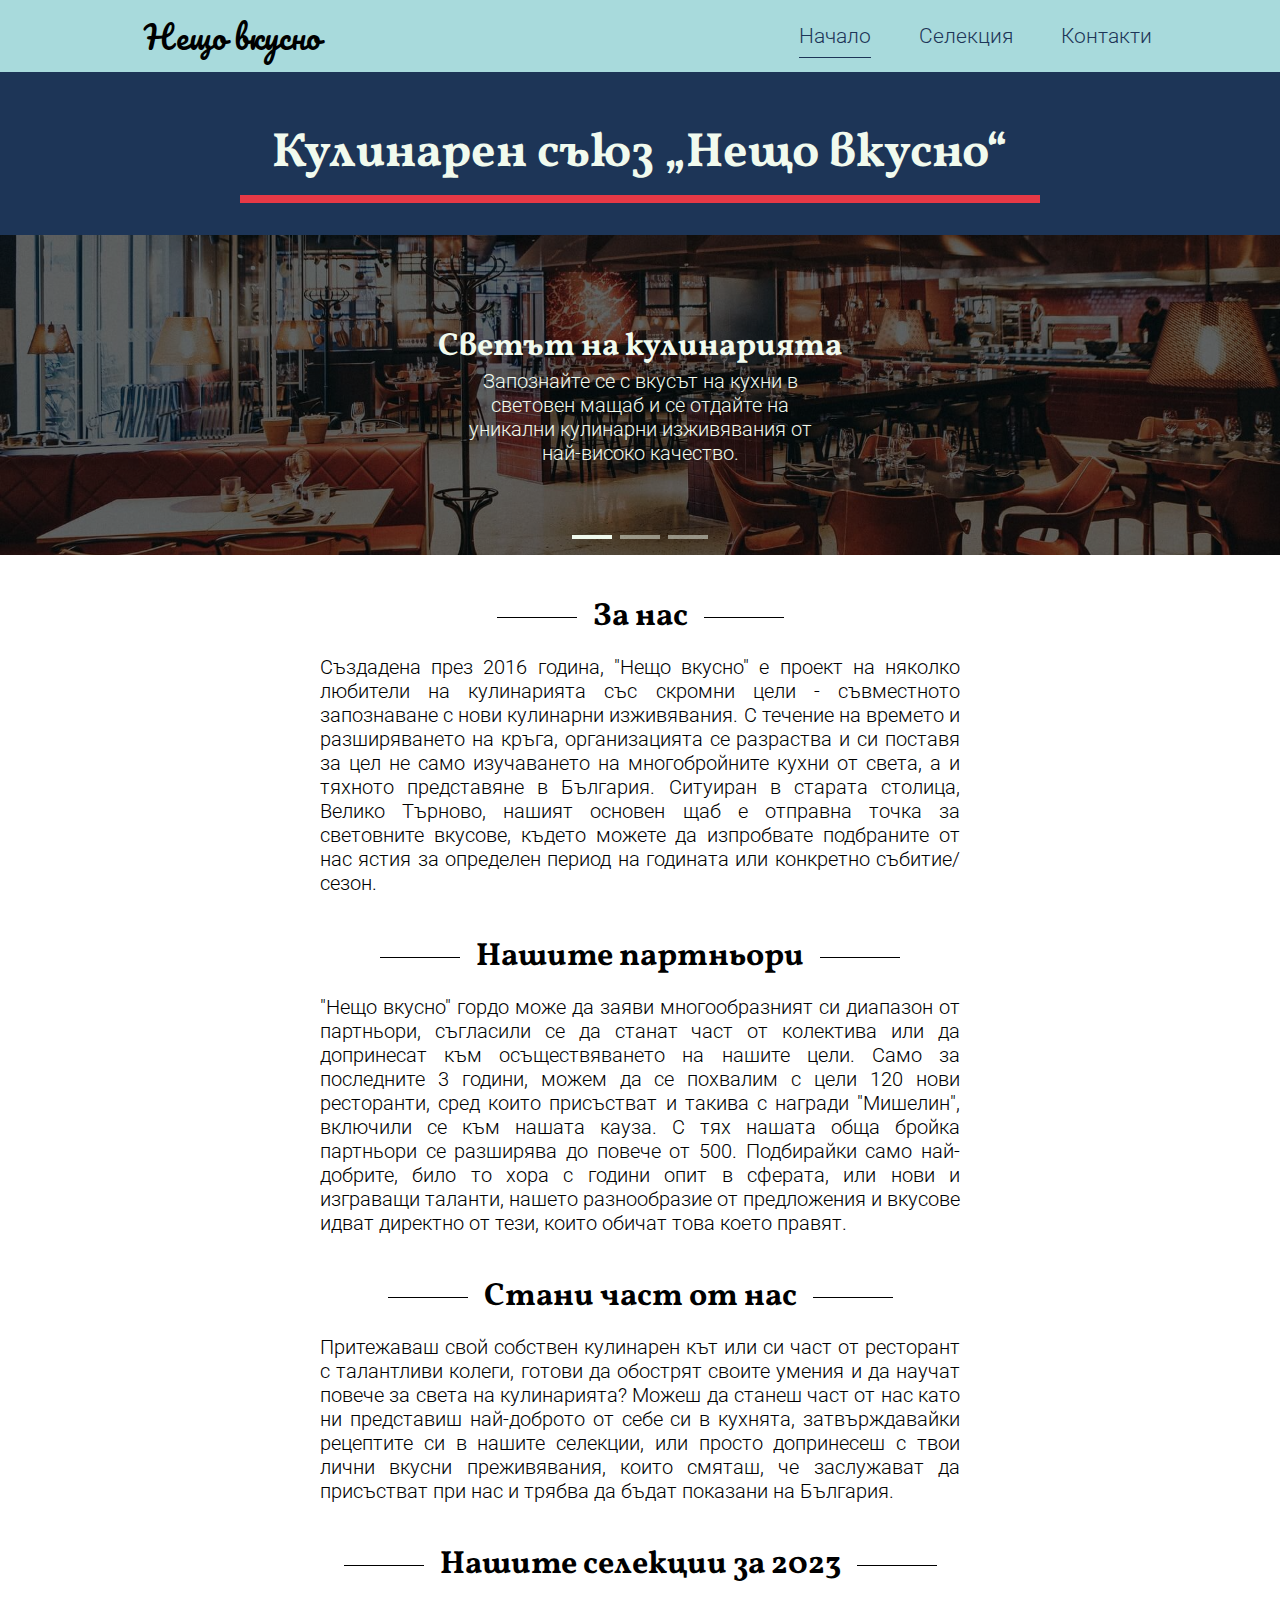
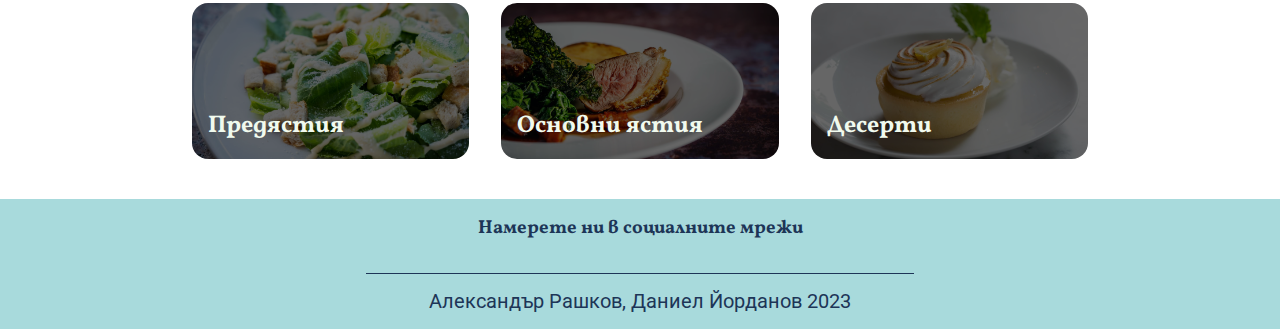
<file: index.html>
<!DOCTYPE html>
<html lang="bg">
  <head>
    <meta charset="UTF-8" />
    <meta name="viewport" content="width=device-width, initial-scale=1.0" />
    <title>Кулинарен съюз „Нещо вкусно“</title>

    <link
      rel="stylesheet"
      href="https://pro.fontawesome.com/releases/v5.10.0/css/all.css"
      integrity="sha384-AYmEC3Yw5cVb3ZcuHtOA93w35dYTsvhLPVnYs9eStHfGJvOvKxVfELGroGkvsg+p"
      crossorigin="anonymous"
    />

    <link rel="stylesheet" href="./css/global.css" />
    <link rel="stylesheet" href="./css/partial/index.css" />

    <script defer src="./js/navbar.js"></script>
    <script defer src="./js/carousel.js"></script>
  </head>

  <body>
    <header>
      <nav class="navbar">
        <a href="javascript:;" class="navbar-wrapper">
          <span class="navbar-text">Нещо вкусно</span></a
        >

        <button
          class="navbar-toggler"
          type="button"
          data-toggle="collapse"
          data-target="navbar-menu"
        >
          <i class="fas fa-bars"></i>
        </button>

        <ul id="navbar-menu" class="navbar-nav">
          <li>
            <a class="navbar-link active" href="javascript:;">Начало</a>
          </li>
          <li>
            <div class="dropdown">
              <a
                class="dropdown-toggle"
                href="javascript:;"
                data-toggle="collapse"
                data-target="dropdown-menu"
                >Селекция</a
              >

              <ul id="dropdown-menu" class="dropdown-menu">
                <li>
                  <a class="dropdown-item" href="./selections.html#starter"
                    >Предястия</a
                  >
                </li>
                <li>
                  <a class="dropdown-item" href="./selections.html#main-course"
                    >Основни ястия</a
                  >
                </li>
                <li>
                  <a class="dropdown-item" href="./selections.html#dessert"
                    >Десерти</a
                  >
                </li>
              </ul>
            </div>
          </li>
          <li>
            <a class="navbar-link" href="./contacts.html">Контакти</a>
          </li>
        </ul>
      </nav>
    </header>
    <main>
      <div class="heading-wrapper">
        <h1 class="heading">
          Кулинарен съюз <span class="nowrap">„Нещо вкусно“</span>
        </h1>
      </div>

      <div class="carousel" data-slide-duration="10000">
        <div class="carousel-slide active">
          <img
            class="carousel-slide-img"
            src="./images/restaurant.jpg"
            alt="Светът на кулинарията"
          />
          <h2 class="carousel-slide-heading">Светът на кулинарията</h2>
          <p class="carousel-slide-text">
            Запознайте се с вкусът на кухни в световен мащаб и се отдайте на
            уникални кулинарни изживявания от най-високо качество.
          </p>
        </div>

        <div class="carousel-slide">
          <img
            class="carousel-slide-img"
            src="./images/kitchen.jpg"
            alt="Професионалисти и любители"
          />
          <h2 class="carousel-slide-heading">Професионалисти и любители</h2>
          <p class="carousel-slide-text">
            Нашите селекции са подбрани от гласове с еднаква тежест - било то
            майстори в сферата или просто хора, наслаждавайки се на добрата
            кухня.
          </p>
        </div>

        <div class="carousel-slide">
          <img
            class="carousel-slide-img"
            src="./images/food.jpg"
            alt="Творчество в кухнята"
          />
          <h2 class="carousel-slide-heading">Творчество в кухнята</h2>
          <p class="carousel-slide-text">
            Допринесете към обогатяването на кулинарния небосвод с предложения,
            останали в съзнанието Ви или с ваши лични ястия, достойни да бъдат
            споделени и затвърдени.
          </p>
        </div>

        <ol class="carousel-indicators">
          <li class="active" data-slide-to="0"></li>
          <li data-slide-to="1"></li>
          <li data-slide-to="2"></li>
        </ol>
      </div>

      <article class="about">
        <h2 class="part-heading">За нас</h2>
        <p class="about-text">
          Създадена през 2016 година, "Нещо вкусно" е проект на няколко любители
          на кулинарията със скромни цели - съвместното запознаване с нови
          кулинарни изживявания. С течение на времето и разширяването на кръга,
          организацията се разраства и си поставя за цел не само изучаването на
          многобройните кухни от света, а и тяхното представяне в България.
          Ситуиран в старата столица, Велико Търново, нашият основен щаб е
          отправна точка за световните вкусове, където можете да изпробвате
          подбраните от нас ястия за определен период на годината или конкретно
          събитие/сезон.
        </p>
      </article>

      <article class="about">
        <h2 class="part-heading">Нашите партньори</h2>
        <p class="about-text">
          "Нещо вкусно" гордо може да заяви многообразният си диапазон от
          партньори, съгласили се да станат част от колектива или да допринесат
          към осъществяването на нашите цели. Само за последните 3 години, можем
          да се похвалим с цели 120 нови ресторанти, сред които присъстват и
          такива с награди "Мишелин", включили се към нашата кауза. С тях нашата
          обща бройка партньори се разширява до повече от 500. Подбирайки само
          най-добрите, било то хора с години опит в сферата, или нови и
          изграващи таланти, нашето разнообразие от предложения и вкусове идват
          директно от тези, които обичат това което правят.
        </p>
      </article>

      <article class="about">
        <h2 class="part-heading">Стани част от нас</h2>
        <p class="about-text">
          Притежаваш свой собствен кулинарен кът или си част от ресторант с
          талантливи колеги, готови да обострят своите умения и да научат повече
          за света на кулинарията? Можеш да станеш част от нас като ни
          представиш най-доброто от себе си в кухнята, затвърждавайки рецептите
          си в нашите селекции, или просто допринесеш с твои лични вкусни
          преживявания, които смяташ, че заслужават да присъстват при нас и
          трябва да бъдат показани на България.
        </p>
      </article>

      <section class="centered">
        <h2 class="part-heading">Нашите селекции за 2023</h2>

        <div class="card-container">
          <article class="card">
            <a class="card-link" href="./selections.html#starter">
              <img class="card-bg" src="./images/salad.jpg" alt="Салата" />
              <h3 class="card-heading">Предястия</h3>
            </a>
          </article>

          <article class="card">
            <a class="card-link" href="./selections.html#main-course">
              <img
                class="card-bg"
                src="./images/main_dish.jpg"
                alt="Основно ястие"
              />
              <h3 class="card-heading">Основни ястия</h3>
            </a>
          </article>

          <article class="card">
            <a class="card-link" href="./selections.html#dessert">
              <img class="card-bg" src="./images/dessert.jpg" alt="Десерт" />
              <h3 class="card-heading">Десерти</h3>
            </a>
          </article>
        </div>
      </section>
    </main>
    <footer class="page-footer">
      <div>
        <h3>Намерете ни в социалните мрежи</h3>

        <ul class="icon-container">
          <li>
            <a href="https://www.facebook.com"
              ><i class="fab fa-facebook"></i
            ></a>
          </li>
          <li>
            <a href="https://www.instagram.com"
              ><i class="fab fa-instagram"></i
            ></a>
          </li>
          <li>
            <a href="https://twitter.com/"><i class="fab fa-twitter"></i></a>
          </li>
        </ul>
      </div>
      <p class="credits">Александър Рашков, Даниел Йорданов 2023</p>
    </footer>
  </body>
</html>
</file>
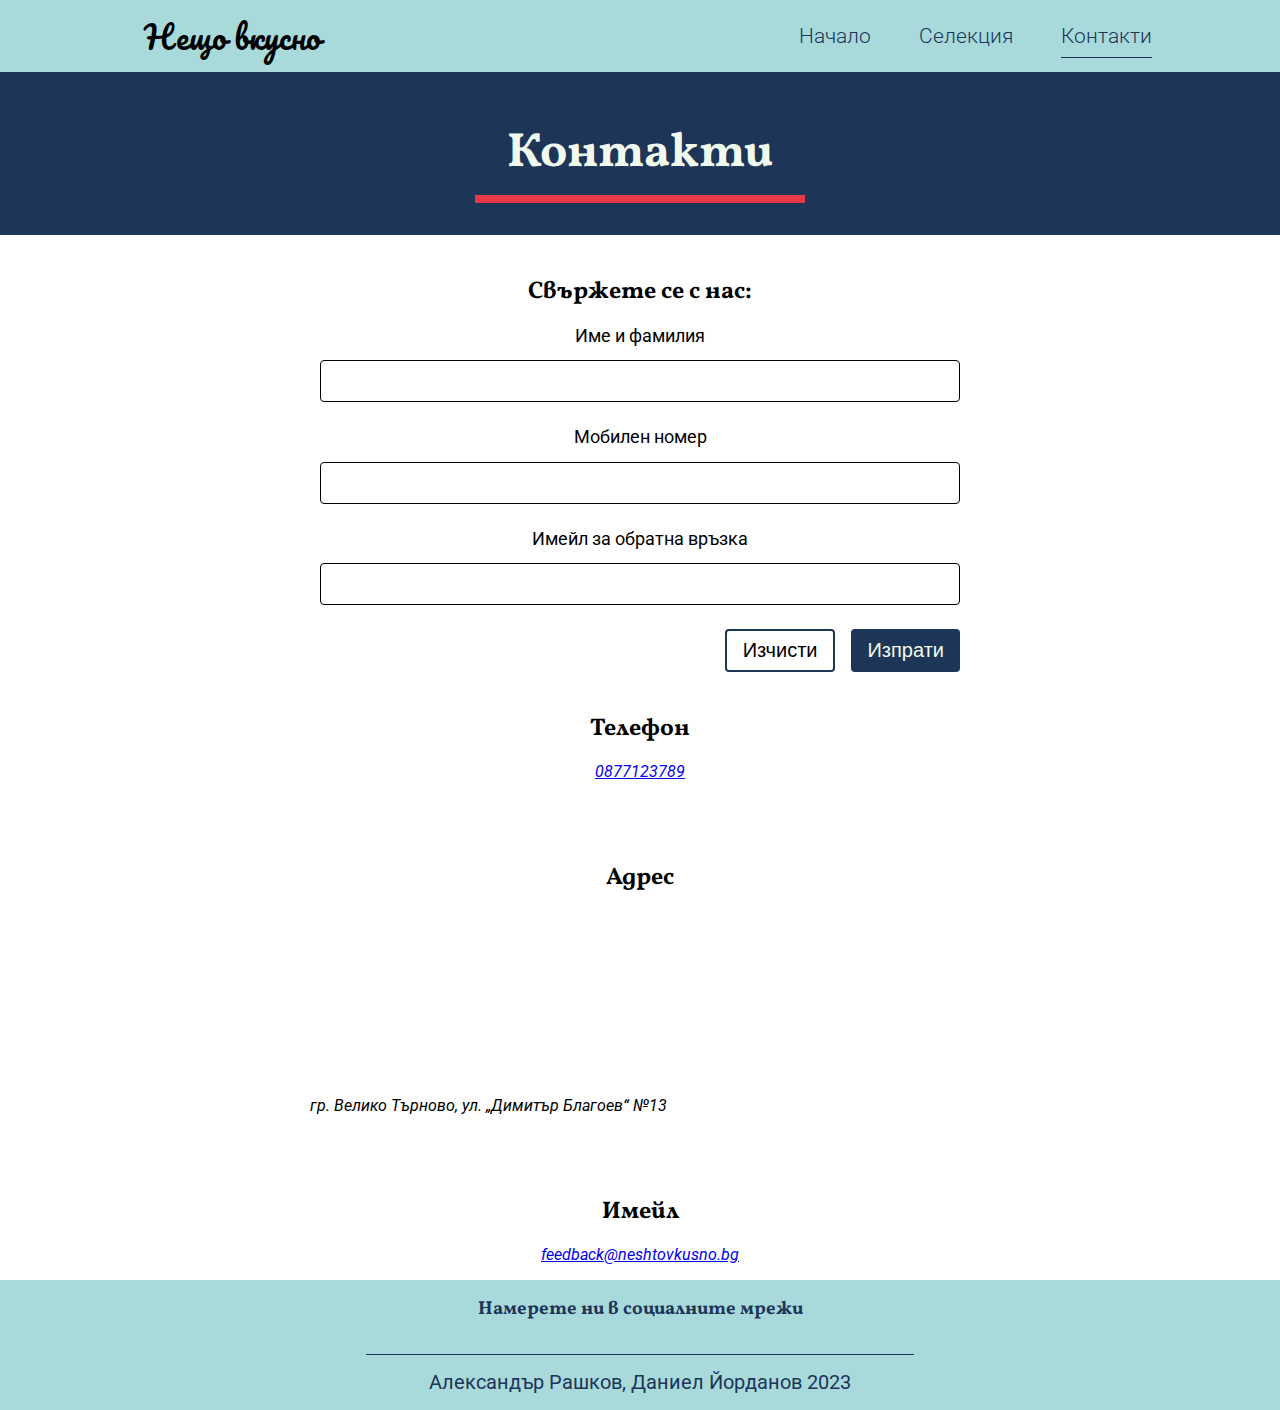
<file: contacts.html>
<!DOCTYPE html>
<html lang="bg">
  <head>
    <meta charset="UTF-8" />
    <meta name="viewport" content="width=device-width, initial-scale=1.0" />
    <title>Контакти | Кулинарен съюз „Нещо вкусно“</title>

    <link
      rel="stylesheet"
      href="https://pro.fontawesome.com/releases/v5.10.0/css/all.css"
      integrity="sha384-AYmEC3Yw5cVb3ZcuHtOA93w35dYTsvhLPVnYs9eStHfGJvOvKxVfELGroGkvsg+p"
      crossorigin="anonymous"
    />

    <link rel="stylesheet" href="./css/global.css" />
    <link rel="stylesheet" href="./css/partial/contacts.css" />

    <script defer src="./js/navbar.js"></script>
    <script defer src="./js/formValidation.js"></script>
  </head>

  <body>
    <header>
      <nav class="navbar">
        <a href="./index.html" class="navbar-wrapper">
          <span class="navbar-text">Нещо вкусно</span></a
        >

        <button
          class="navbar-toggler"
          type="button"
          data-toggle="collapse"
          data-target="navbar-menu"
        >
          <i class="fas fa-bars"></i>
        </button>

        <ul id="navbar-menu" class="navbar-nav">
          <li>
            <a class="navbar-link" href="./index.html">Начало</a>
          </li>
          <li>
            <div class="dropdown">
              <a
                class="dropdown-toggle"
                href="javascript:;"
                data-toggle="collapse"
                data-target="dropdown-menu"
                >Селекция</a
              >

              <ul id="dropdown-menu" class="dropdown-menu">
                <li>
                  <a class="dropdown-item" href="./selections.html#starter"
                    >Предястия</a
                  >
                </li>
                <li>
                  <a class="dropdown-item" href="./selections.html#main-course"
                    >Основни ястия</a
                  >
                </li>
                <li>
                  <a class="dropdown-item" href="./selections.html#dessert"
                    >Десерти</a
                  >
                </li>
              </ul>
            </div>
          </li>
          <li>
            <a class="navbar-link active" href="javascript:;">Контакти</a>
          </li>
        </ul>
      </nav>
    </header>
    <main>
      <div class="heading-wrapper">
        <h1 class="heading">Контакти</h1>
      </div>

      <div class="about">
        <article class="worktime">
          <h2 class="info-heading">Свържете се с нас:</h2>
          <form id="reservations" class="form">
            <div class="form-group">
              <label for="names">Име и фамилия</label>
              <input class="form-control" id="names" type="text" name="names" />
              <p data-validation-for="names"></p>
            </div>

            <div class="form-group">
              <label for="telNumber">Мобилен номер</label>
              <input
                class="form-control"
                id="telNumber"
                type="tel"
                name="telNumber"
              />
              <p data-validation-for="telNumber"></p>
            </div>

            <div class="form-group">
              <label for="email">Имейл за обратна връзка</label>
              <input
                class="form-control"
                id="email"
                type="email"
                name="email"
              />
              <p data-validation-for="email"></p>
            </div>

            <div class="form-actions">
              <button class="btn btn-secondary" type="reset">Изчисти</button>
              <button class="btn btn-primary" type="submit">Изпрати</button>
            </div>
          </form>
        </article>

        <address class="row">
          <div class="info-wrapper">
            <span class="info-heading">Телефон</span>
            <a href="tel:0877123789">0877123789</a>
          </div>

          <div class="info-wrapper">
            <span class="info-heading">Адрес</span>
            <span>гр. Велико Търново, ул. „Димитър Благоев“ №13</span>
            <iframe
              id="map"
              src="https://www.google.com/maps/embed?pb=!1m18!1m12!1m3!1d728.6355847639359!2d25.607420529237135!3d43.07209217836697!2m3!1f0!2f0!3f0!3m2!1i1024!2i768!4f13.1!3m3!1m2!1s0x40a926767ff28079%3A0xe6da916a66c1af66!2sul.%20%22Dimitar%20Blagoev%22%2013%2C%205008%20g.k.%20Buzludzha%2C%20Veliko%20Tarnovo!5e0!3m2!1sen!2sbg!4v1639924796547!5m2!1sen!2sbg"
              width="600"
              height="450"
              style="border: 0"
              allowfullscreen=""
              loading="lazy"
            ></iframe>
          </div>

          <div class="info-wrapper">
            <span class="info-heading">Имейл</span>
            <a href="mailto:feedback@neshtovkusno.bg"
              >feedback@neshtovkusno.bg</a
            >
          </div>
        </address>
      </div>
    </main>
    <footer class="page-footer">
      <div>
        <h3>Намерете ни в социалните мрежи</h3>

        <ul class="icon-container">
          <li>
            <a href="https://www.facebook.com"
              ><i class="fab fa-facebook"></i
            ></a>
          </li>
          <li>
            <a href="https://www.instagram.com"
              ><i class="fab fa-instagram"></i
            ></a>
          </li>
          <li>
            <a href="https://twitter.com/"><i class="fab fa-twitter"></i></a>
          </li>
        </ul>
      </div>
      <p class="credits">Александър Рашков, Даниел Йорданов 2023</p>
    </footer>
  </body>
</html>
</file>
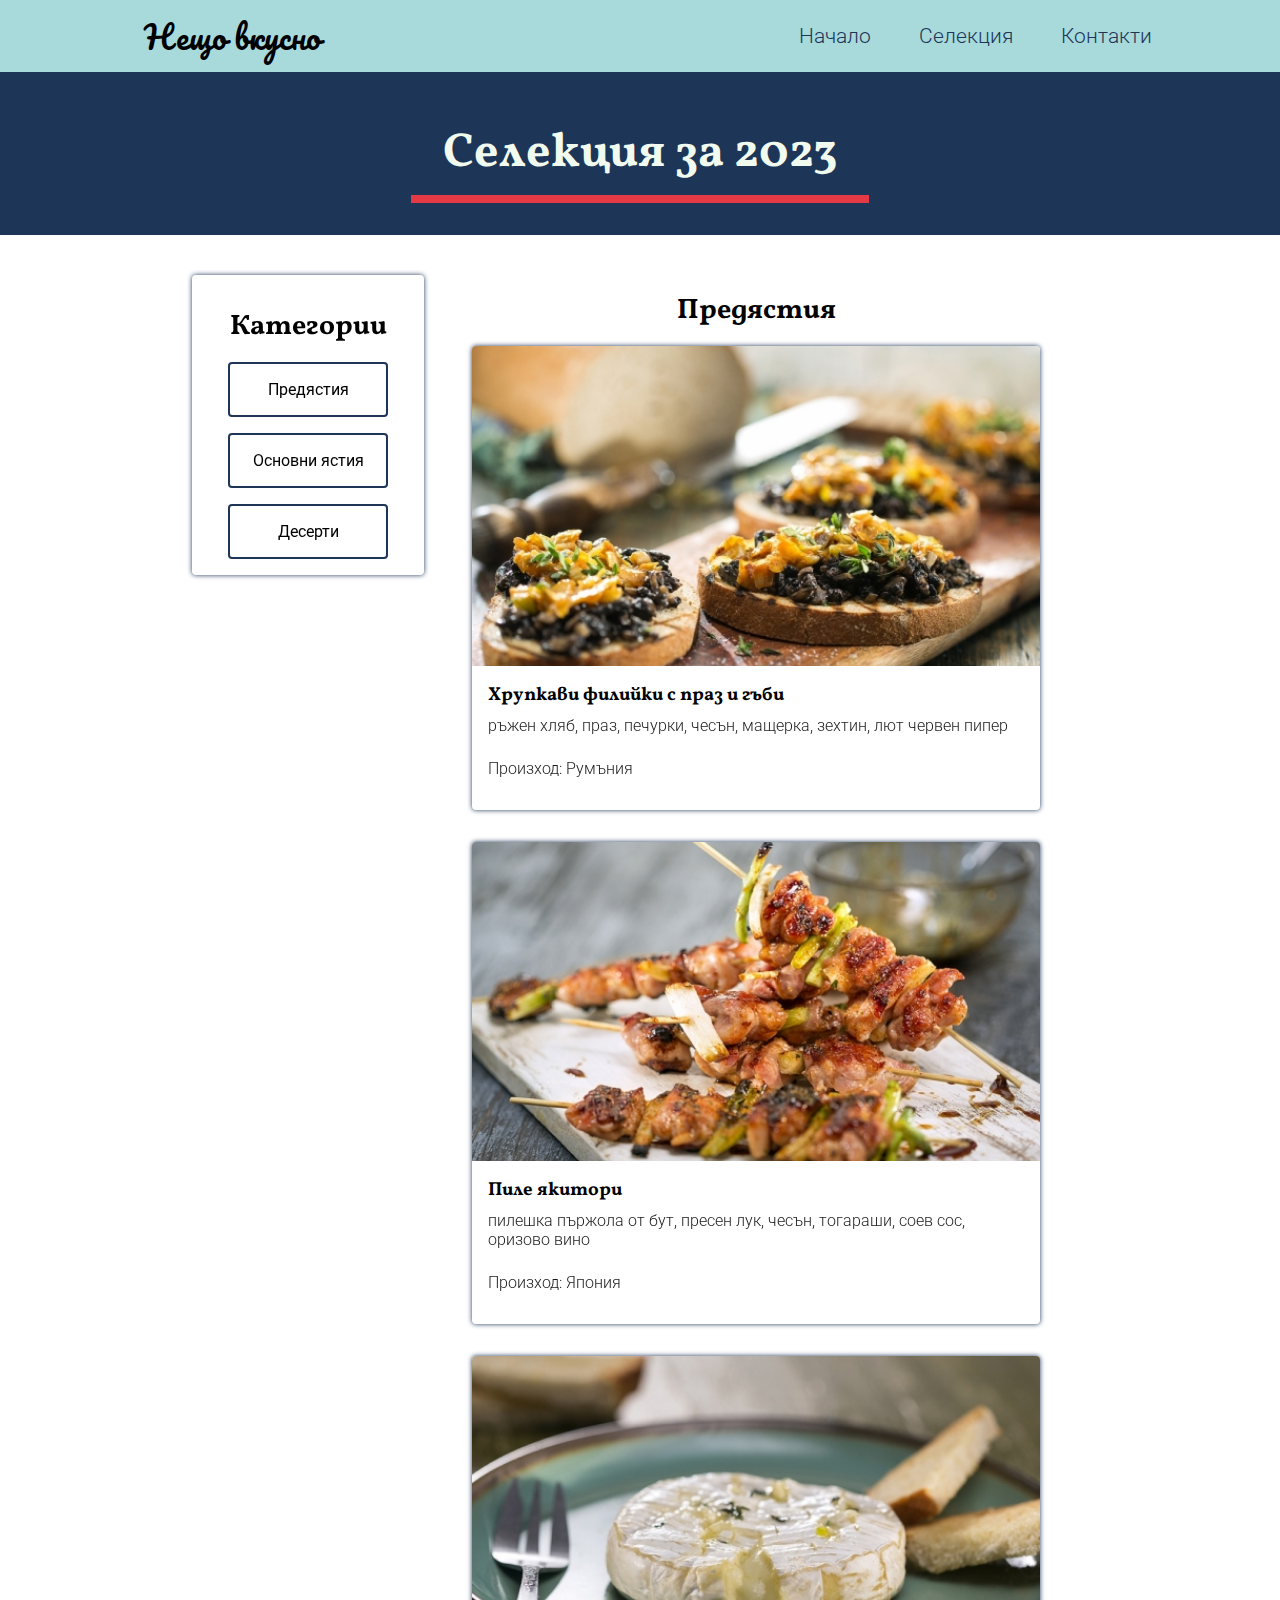
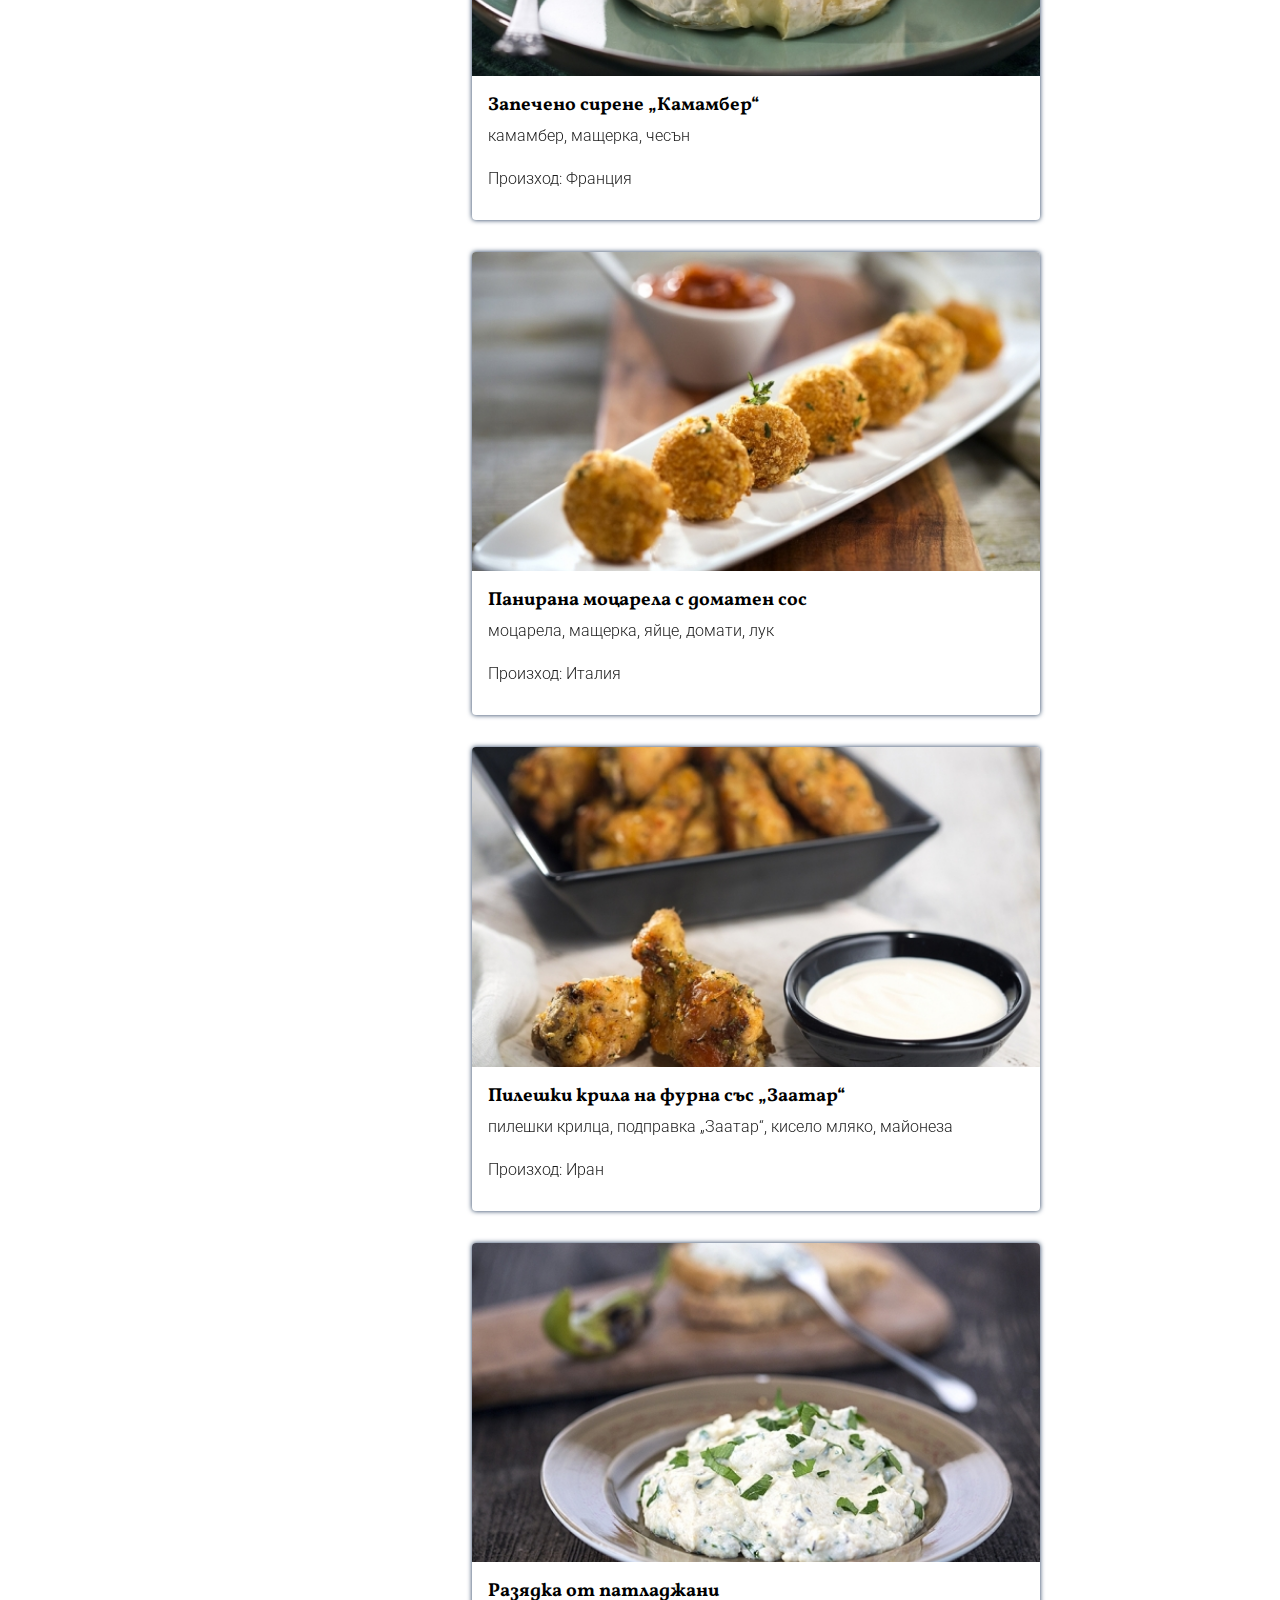
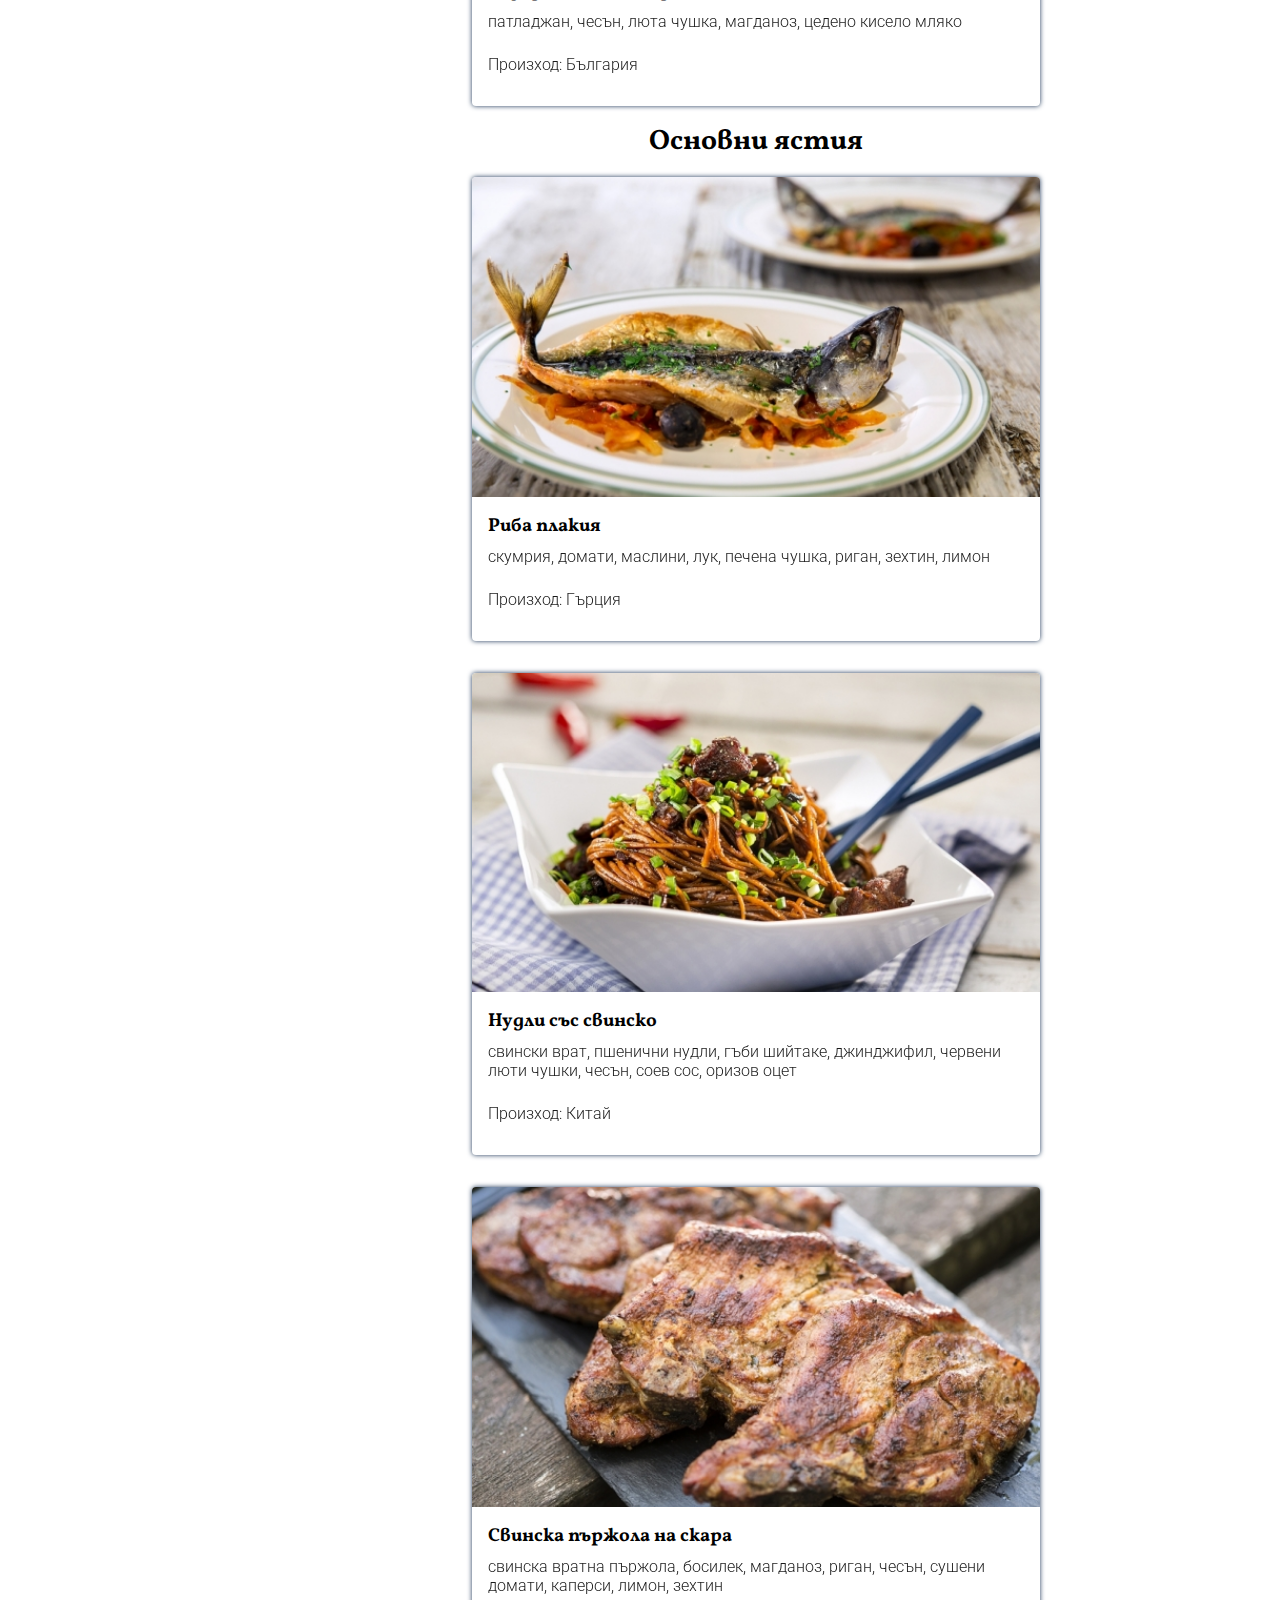
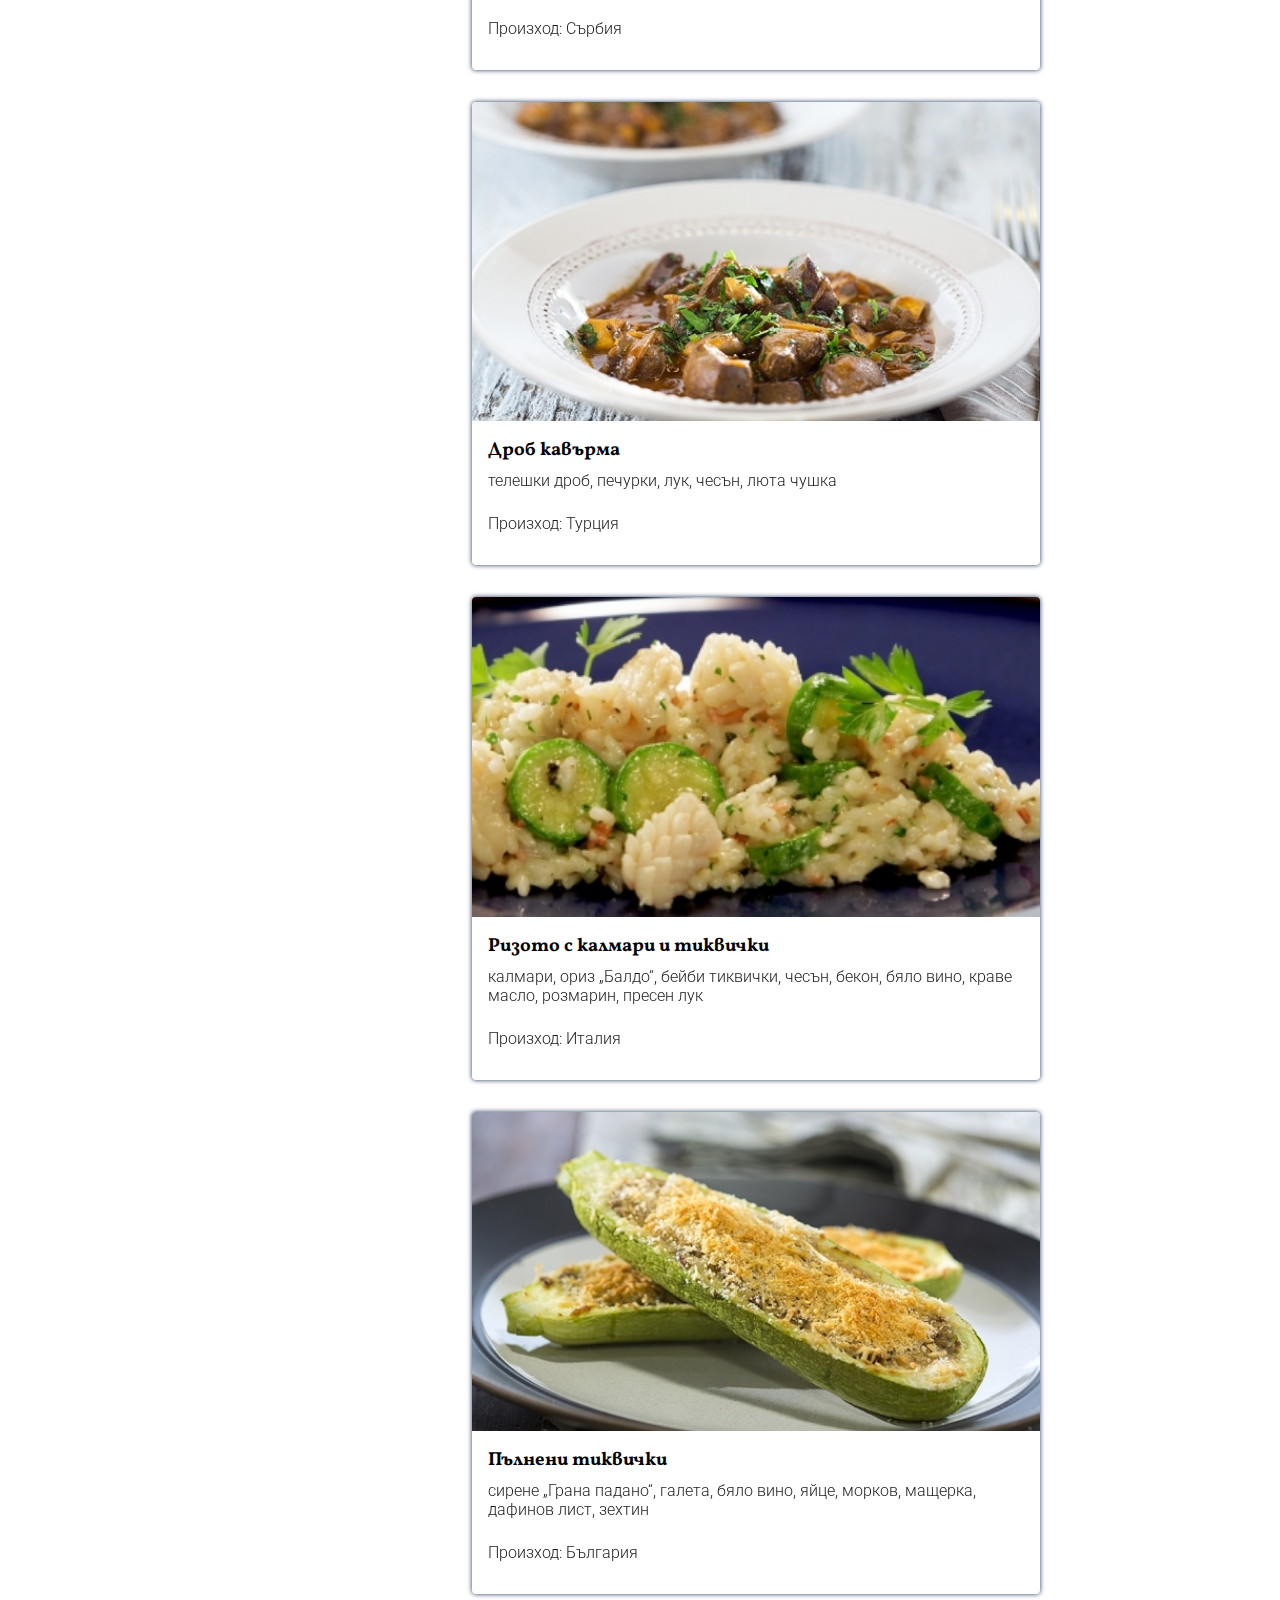
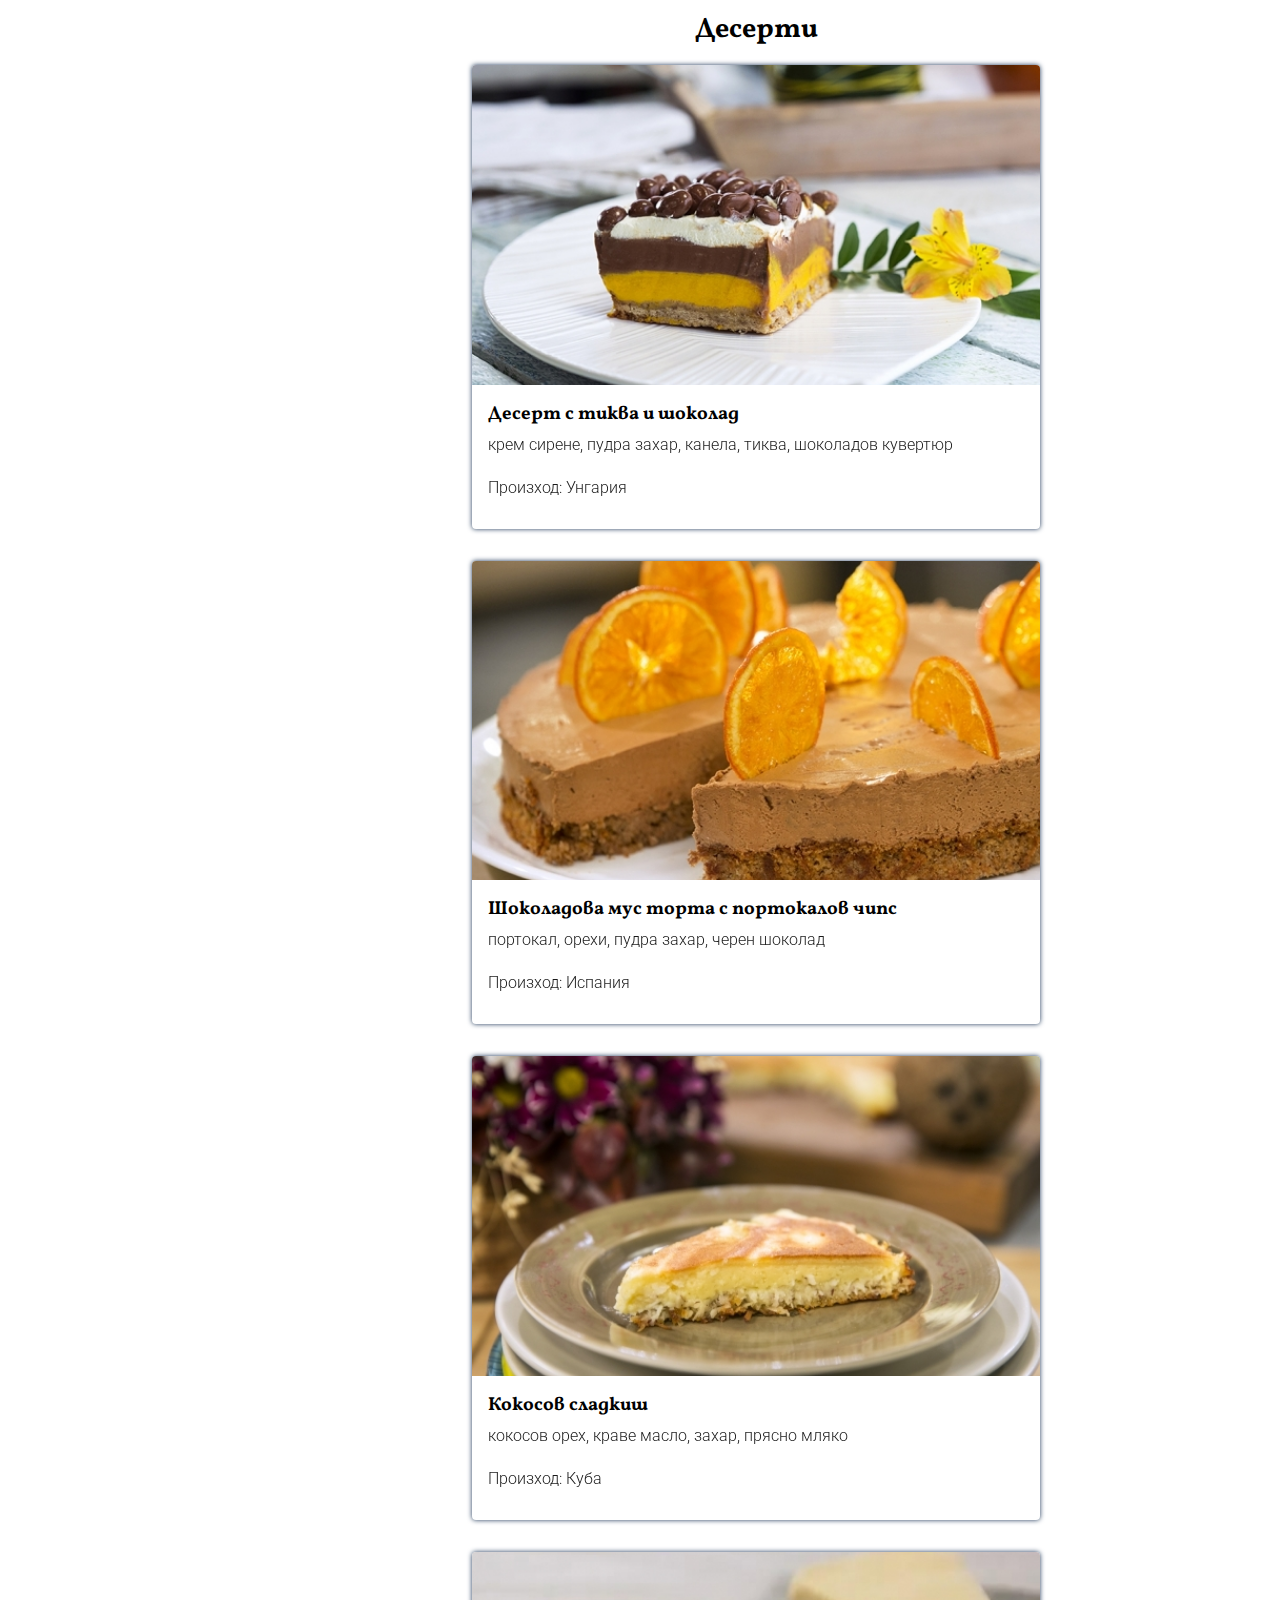
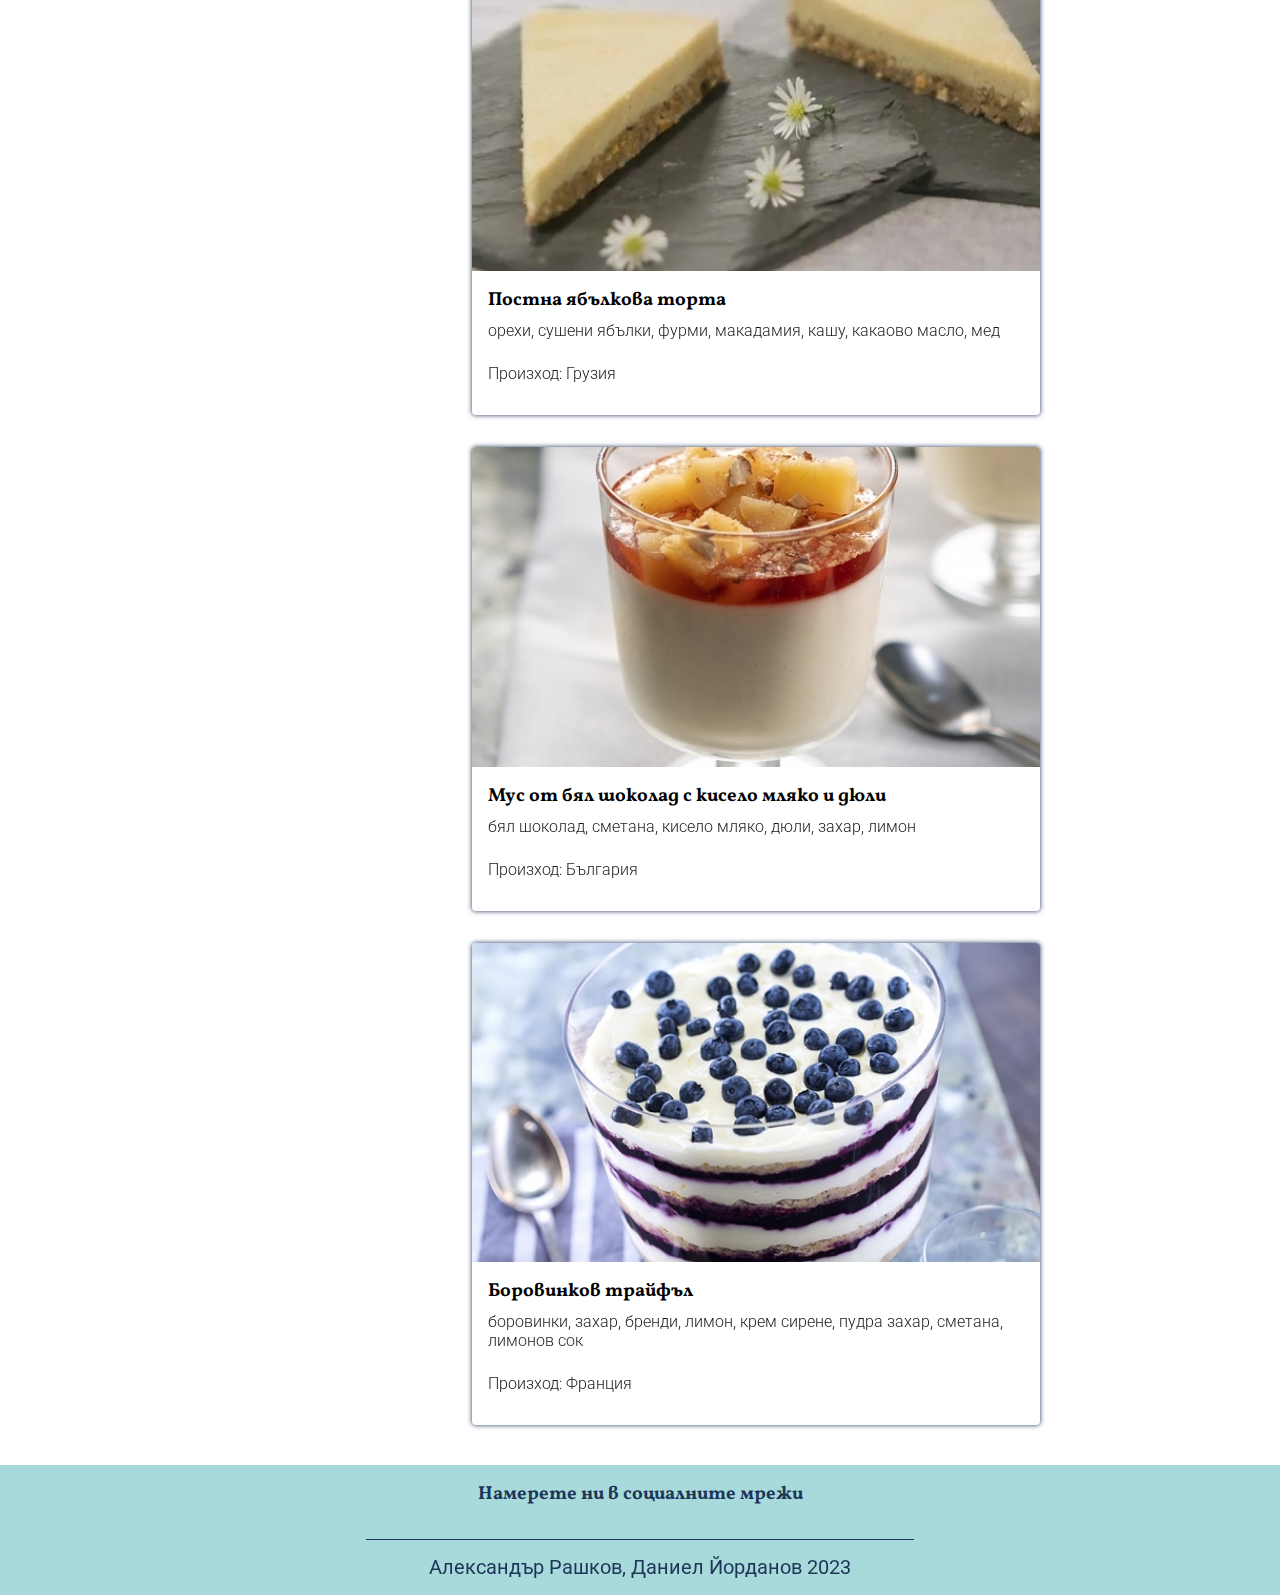
<file: selections.html>
<!DOCTYPE html>
<html lang="bg">
  <head>
    <meta charset="UTF-8" />
    <meta name="viewport" content="width=device-width, initial-scale=1.0" />
    <title>Селекция | „Нещо вкусно“</title>

    <link
      rel="stylesheet"
      href="https://pro.fontawesome.com/releases/v5.10.0/css/all.css"
      integrity="sha384-AYmEC3Yw5cVb3ZcuHtOA93w35dYTsvhLPVnYs9eStHfGJvOvKxVfELGroGkvsg+p"
      crossorigin="anonymous"
    />

    <link rel="stylesheet" href="./css/global.css" />
    <link rel="stylesheet" href="./css/partial/selections.css" />

    <script defer src="./js/navbar.js"></script>
  </head>

  <body>
    <header>
      <nav class="navbar">
        <a href="./index.html" class="navbar-wrapper">
          <span class="navbar-text">Нещо вкусно</span></a
        >

        <button
          class="navbar-toggler"
          type="button"
          data-toggle="collapse"
          data-target="navbar-menu"
        >
          <i class="fas fa-bars"></i>
        </button>

        <ul id="navbar-menu" class="navbar-nav">
          <li>
            <a class="navbar-link" href="./index.html">Начало</a>
          </li>
          <li>
            <div class="dropdown">
              <a
                class="dropdown-toggle"
                href="javascript:;"
                data-toggle="collapse"
                data-target="dropdown-menu"
                >Селекция</a
              >

              <ul id="dropdown-menu" class="dropdown-menu">
                <li>
                  <a class="dropdown-item" href="#starter">Предястия</a>
                </li>
                <li>
                  <a class="dropdown-item" href="#main-course">Основни ястия</a>
                </li>
                <li>
                  <a class="dropdown-item" href="#dessert">Десерти</a>
                </li>
              </ul>
            </div>
          </li>
          <li>
            <a class="navbar-link" href="./contacts.html">Контакти</a>
          </li>
        </ul>
      </nav>
    </header>

    <main>
      <div class="heading-wrapper">
        <h1 class="heading">Селекция за 2023</h1>
      </div>

      <div class="row centered">
        <aside class="categories">
          <h2>Категории</h2>

          <ul class="selections">
            <li>
              <a href="#starter">Предястия</a>
            </li>

            <li>
              <a href="#main-course">Основни ястия</a>
            </li>

            <li>
              <a href="#dessert">Десерти</a>
            </li>
          </ul>
        </aside>

        <div class="selections-wrapper">
          <section id="starter">
            <h2>Предястия</h2>
            <div class="card-wrapper">
              <article class="card">
                <img
                  class="card-img"
                  src="./images/menu/slices_with_onion_and_mushrooms.jpg"
                  alt="Хрупкави филийки с праз и гъби"
                />
                <div class="card-content">
                  <h3 class="card-heading">Хрупкави филийки с праз и гъби</h3>
                  <p class="card-description">
                    ръжен хляб, праз, печурки, чесън, мащерка, зехтин, лют
                    червен пипер
                  </p>
                  <span class="card-description">Произход: Румъния</span>
                </div>
              </article>
              <article class="card">
                <img
                  class="card-img"
                  src="./images/menu/yakitori.jpg"
                  alt="Пиле якитори"
                />
                <div class="card-content">
                  <h3 class="card-heading">Пиле якитори</h3>
                  <p class="card-description">
                    пилешка пържола от бут, пресен лук, чесън, тогараши, соев
                    сос, оризово вино
                  </p>
                  <span class="card-description">Произход: Япония</span>
                </div>
              </article>
              <article class="card">
                <img
                  class="card-img"
                  src="./images/menu/roasted_camembert.jpg"
                  alt="Запечено сирене „Камамбер“"
                />
                <div class="card-content">
                  <h3 class="card-heading">Запечено сирене „Камамбер“</h3>
                  <p class="card-description">камамбер, мащерка, чесън</p>
                  <span class="card-description">Произход: Франция</span>
                </div>
              </article>
              <article class="card">
                <img
                  class="card-img"
                  src="./images/menu/mozarella_pane.jpg"
                  alt="Панирана моцарела с доматен сос"
                />
                <div class="card-content">
                  <h3 class="card-heading">Панирана моцарела с доматен сос</h3>
                  <p class="card-description">
                    моцарела, мащерка, яйце, домати, лук
                  </p>
                  <span class="card-description">Произход: Италия</span>
                </div>
              </article>
              <article class="card">
                <img
                  class="card-img"
                  src="./images/menu/roasted_wings.jpg"
                  alt="Пилешки крила на фурна със „Заатар“"
                />
                <div class="card-content">
                  <h3 class="card-heading">
                    Пилешки крила на фурна със „Заатар“
                  </h3>
                  <p class="card-description">
                    пилешки крилца, подправка „Заатар“, кисело мляко, майонеза
                  </p>
                  <span class="card-description">Произход: Иран</span>
                </div>
              </article>
              <article class="card">
                <img
                  class="card-img"
                  src="./images/menu/eggplant.jpg"
                  alt="Разядка от патладжани"
                />
                <div class="card-content">
                  <h3 class="card-heading">Разядка от патладжани</h3>
                  <p class="card-description">
                    патладжан, чесън, люта чушка, магданоз, цедено кисело мляко
                  </p>
                  <span class="card-description">Произход: България</span>
                </div>
              </article>
            </div>
          </section>
          <section id="main-course">
            <h2>Основни ястия</h2>
            <div class="card-wrapper">
              <article class="card">
                <img
                  class="card-img"
                  src="./images/menu/fish.jpg"
                  alt="Риба плакия"
                />
                <div class="card-content">
                  <h3 class="card-heading">Риба плакия</h3>
                  <p class="card-description">
                    скумрия, домати, маслини, лук, печена чушка, риган, зехтин,
                    лимон
                  </p>
                  <span class="card-description">Произход: Гърция</span>
                </div>
              </article>
              <article class="card">
                <img
                  class="card-img"
                  src="./images/menu/noodles_with_pork.jpg"
                  alt="Нудли със свинско"
                />
                <div class="card-content">
                  <h3 class="card-heading">Нудли със свинско</h3>
                  <p class="card-description">
                    свински врат, пшенични нудли, гъби шийтаке, джинджифил,
                    червени люти чушки, чесън, соев сос, оризов оцет
                  </p>
                  <span class="card-description">Произход: Китай</span>
                </div>
              </article>
              <article class="card">
                <img
                  class="card-img"
                  src="./images/menu/pork_steak.jpg"
                  alt="Свински пържоли на скара"
                />
                <div class="card-content">
                  <h3 class="card-heading">Свинска пържола на скара</h3>
                  <p class="card-description">
                    свинска вратна пържола, босилек, магданоз, риган, чесън,
                    сушени домати, каперси, лимон, зехтин
                  </p>
                  <span class="card-description">Произход: Сърбия</span>
                </div>
              </article>
              <article class="card">
                <img
                  class="card-img"
                  src="./images/menu/kavarma.jpg"
                  alt="Дроб кавърма"
                />
                <div class="card-content">
                  <h3 class="card-heading">Дроб кавърма</h3>
                  <p class="card-description">
                    телешки дроб, печурки, лук, чесън, люта чушка
                  </p>
                  <span class="card-description">Произход: Турция</span>
                </div>
              </article>
              <article class="card">
                <img
                  class="card-img"
                  src="./images/menu/risotto_with_calamari.jpg"
                  alt="Ризото с калмари и тиквички"
                />
                <div class="card-content">
                  <h3 class="card-heading">Ризото с калмари и тиквички</h3>
                  <p class="card-description">
                    калмари, ориз „Балдо“, бейби тиквички, чесън, бекон, бяло
                    вино, краве масло, розмарин, пресен лук
                  </p>
                  <span class="card-description">Произход: Италия</span>
                </div>
              </article>
              <article class="card">
                <img
                  class="card-img"
                  src="./images/menu/stuffed_pumpkins.jpg"
                  alt="Пълнени тиквички"
                />
                <div class="card-content">
                  <h3 class="card-heading">Пълнени тиквички</h3>
                  <p class="card-description">
                    сирене „Грана падано“, галета, бяло вино, яйце, морков,
                    мащерка, дафинов лист, зехтин
                  </p>
                  <span class="card-description">Произход: България</span>
                </div>
              </article>
            </div>
          </section>
          <section id="dessert">
            <h2>Десерти</h2>
            <div class="card-wrapper">
              <article class="card">
                <img
                  class="card-img"
                  src="./images/menu/pumpkin_and_chocolate.jpg"
                  alt="Десерт с тиква и шоколад"
                />
                <div class="card-content">
                  <h3 class="card-heading">Десерт с тиква и шоколад</h3>
                  <p class="card-description">
                    крем сирене, пудра захар, канела, тиква, шоколадов кувертюр
                  </p>
                  <span class="card-description">Произход: Унгария</span>
                </div>
              </article>
              <article class="card">
                <img
                  class="card-img"
                  src="./images/menu/chocolate_orange_cake.jpg"
                  alt="Шоколадова  мус торта с портокалов чипс"
                />
                <div class="card-content">
                  <h3 class="card-heading">
                    Шоколадова мус торта с портокалов чипс
                  </h3>
                  <p class="card-description">
                    портокал, орехи, пудра захар, черен шоколад
                  </p>
                  <span class="card-description">Произход: Испания</span>
                </div>
              </article>
              <article class="card">
                <img
                  class="card-img"
                  src="./images/menu/coconut_dessert.jpg"
                  alt="Кокосов сладкиш"
                />
                <div class="card-content">
                  <h3 class="card-heading">Кокосов сладкиш</h3>
                  <p class="card-description">
                    кокосов орех, краве масло, захар, прясно мляко
                  </p>
                  <span class="card-description">Произход: Куба</span>
                </div>
              </article>
              <article class="card">
                <img
                  class="card-img"
                  src="./images/menu/apple_cake.jpg"
                  alt="Постна ябълкова торта"
                />
                <div class="card-content">
                  <h3 class="card-heading">Постна ябълкова торта</h3>
                  <p class="card-description">
                    орехи, сушени ябълки, фурми, макадамия, кашу, какаово масло,
                    мед
                  </p>
                  <span class="card-description">Произход: Грузия</span>
                </div>
              </article>
              <article class="card">
                <img
                  class="card-img"
                  src="./images/menu/white_chocolate_mouse.jpg"
                  alt="Мус от бял шоколад с кисело мляко и дюли"
                />
                <div class="card-content">
                  <h3 class="card-heading">
                    Мус от бял шоколад с кисело мляко и дюли
                  </h3>
                  <p class="card-description">
                    бял шоколад, сметана, кисело мляко, дюли, захар, лимон
                  </p>
                  <span class="card-description">Произход: България</span>
                </div>
              </article>
              <article class="card">
                <img
                  class="card-img"
                  src="./images/menu/blueberry_tayfel.jpg"
                  alt="Боровинков трайфъл"
                />
                <div class="card-content">
                  <h3 class="card-heading">Боровинков трайфъл</h3>
                  <p class="card-description">
                    боровинки, захар, бренди, лимон, крем сирене, пудра захар,
                    сметана, лимонов сок
                  </p>
                  <span class="card-description">Произход: Франция</span>
                </div>
              </article>
            </div>
          </section>
        </div>
      </div>
    </main>
    <footer class="page-footer">
      <div>
        <h3>Намерете ни в социалните мрежи</h3>

        <ul class="icon-container">
          <li>
            <a href="https://www.facebook.com"
              ><i class="fab fa-facebook"></i
            ></a>
          </li>
          <li>
            <a href="https://www.instagram.com"
              ><i class="fab fa-instagram"></i
            ></a>
          </li>
          <li>
            <a href="https://twitter.com/"><i class="fab fa-twitter"></i></a>
          </li>
        </ul>
      </div>
      <p class="credits">Александър Рашков, Даниел Йорданов 2023</p>
    </footer>
  </body>
</html>
</file>
<file: css/partial/index.css>
.carousel {
  display: flex;

  justify-content: center;
  height: 20rem;
  position: relative;

  overflow: hidden;
  color: var(--clr-white);
}

.carousel-slide {
  visibility: hidden;

  justify-content: center;
  align-items: center;
  position: absolute;
  top: 0;
  left: 100%;

  display: flex;
  flex-direction: column;
  min-width: 100vw;
  height: 100%;

  text-align: center;

  transition: visibility 0s 500ms, left 0s 500ms;
}

.carousel-slide.active {
  visibility: visible;
  left: 0;
}

.carousel-slide.slide-left {
  animation: slide-left 500ms linear;
}

@keyframes slide-left {
  0% {
    visibility: visible;
  }
  100% {
    visibility: none;
    transform: translateX(-100%);
  }
}

.carousel-slide-heading {
  font-size: 2rem;
}

.carousel-slide-text {
  max-width: max(20rem, 30%);

  font-weight: 300;
  font-size: 1.25rem;
}

.carousel-slide-img {
  position: absolute;

  top: 0;
  left: 0;
  z-index: -1;

  width: 100%;
  height: 100%;

  object-fit: cover;
  object-position: center;

  filter: brightness(40%);
}

.carousel-indicators {
  position: absolute;
  bottom: 0;
  left: 50%;
  transform: translateX(-50%);
  display: flex;
  justify-content: center;
  margin: 1rem auto;
  padding: 0;

  list-style: none;
}

.carousel-indicators > li {
  opacity: 0.5;
  width: 2.5rem;
  height: 0.25rem;
  margin: 0 0.25rem;
  background-color: var(--clr-white);
  cursor: pointer;

  transition: opacity 300ms;
}

.carousel-indicators > li.active {
  opacity: 1;
}

.about {
  max-width: clamp(50vw, 500px, 90vw);
  margin: 2.5rem auto;
}

.part-heading {
  margin: 1rem 0;
  font-size: 2rem;
  text-align: center;
}

.part-heading::before,
.part-heading::after {
  content: '';

  display: inline-block;

  margin: 0 1rem;

  width: 5rem;
  height: 1px;

  vertical-align: middle;

  background-color: var(--clr-dark);
}

.about-text {
  font-size: 1.25rem;
  font-weight: 300;
  text-align: justify;
}

.card-container {
  display: flex;

  gap: 2rem;
}

.card {
  position: relative;

  border-radius: 1rem;

  flex-grow: 1;
  aspect-ratio: 16 / 9;

  overflow: hidden;
  cursor: pointer;
}

@media screen and (max-width: 1279px) {
  .card-container {
    flex-direction: column;
    align-items: stretch;
  }
}

.card:hover .card-bg {
  transform: scale(1.1);
}

.card-bg {
  position: absolute;
  top: 0;
  left: 0;
  z-index: -1;

  width: 100%;
  height: 100%;

  filter: brightness(40%);
  object-fit: cover;
  object-position: center;

  transition: transform 500ms;
}

.card-heading {
  position: absolute;
  bottom: 1rem;
  left: 1rem;

  color: var(--clr-white);
  font-size: 1.5rem;
}

.card-link {
  display: inline-block;

  width: 100%;
  height: 100%;
}
</file>
<file: css/partial/contacts.css>
#map {
  width: 100%;
  max-width: 300px;
  max-height: 200px;
}

.about {
  margin: 1rem 0;
  text-align: center;
}

.about > * {
  margin: 2.5rem 0;
}

.info-heading {
  display: block;

  margin-bottom: 1rem;

  font-family: var(--ff-accent);
  font-weight: bold;
  font-size: 1.5rem;
  font-style: normal;
}

.row {
  display: flex;

  justify-content: center;

  margin: 0 auto;
  max-width: 60vw;
  gap: 5rem;
}

.row > * {
  flex: 1 1 0px;
}

fieldset {
  padding: 0;
  border: none;
}

input[type="number"] {
  appearance: textfield;
  /* Safari support */
  -webkit-appearance: textfield;
}

[data-validation-for] {
  color: var(--clr-danger);
}

.form {
  flex-direction: column;
  margin: 1rem auto;
  max-width: min(40rem, 90vw);
}

.form-group,
.form-control {
  width: 100%;
}

.form-group {
  margin: 1rem 0;
}

.form-group label {
  display: block;
}

.form-group label,
fieldset legend {
  margin: 0.4rem 0;
  font-size: 1.15rem;
}

.form-row {
  display: flex;
  flex-wrap: wrap;

  justify-content: center;
  align-items: stretch;

  gap: 2rem;
}

.form-row .form-group {
  flex: 1 1 0px;
  min-width: 10rem;
}

.form-control {
  margin: 0.5rem 0;
  padding: 0.5rem;
  border: 1px solid var(--clr-dark);
  border-radius: 0.25rem;
  box-sizing: border-box;

  font-size: 1.3rem;
  outline: none;

  transition: border 150ms, box-shadow 150ms;
}

.form-control:focus {
  border-color: var(--clr-secondary);
  box-shadow: 0 0 5px var(--clr-secondary);
}

.form-control:invalid {
  border-color: var(--clr-danger);
  box-shadow: 0 0 5px var(--clr-danger);
}

textarea.form-control {
  height: initial;
  resize: none;
}

.form-actions {
  display: flex;
  justify-content: right;
  gap: 1rem;
}

@media screen and (max-width: 1450px) {
  .row {
    flex-direction: column;
  }
}
</file>
<file: css/partial/selections.css>
:root {
  scroll-behavior: smooth;
}

h2 {
  margin: 1rem 0;
  font-size: 1.75rem;
  text-align: center;
}

.row {
  display: flex;
}

.categories {
  position: sticky;
  top: 5vw;
  left: 0;

  padding: 1rem;
  border-radius: 0.25rem;
  min-width: 200px;
  height: 100%;

  box-shadow: 0 0 5px var(--clr-primary);
}

.selections-wrapper {
  width: 100%;
}

.selections {
  display: flex;
  flex-direction: column;

  padding: 0;
  gap: 1rem;

  list-style: none;
}

.selections li {
  display: inline-block;

  flex-shrink: 1;
  height: fit-content;
}

.selections a {
  display: block;

  margin: 0 auto;
  padding: 1rem;
  border: 2.5px solid var(--clr-primary);
  border-radius: 0.25rem;
  width: 80%;
  box-sizing: border-box;

  text-align: center;
  text-decoration: none;
  color: var(--clr-dark);

  transition: all 100ms;
}

.selections a:hover {
  color: var(--clr-white);
  background-color: var(--clr-primary);
}

.card-wrapper {
  display: grid;
  grid-template-columns: repeat(auto-fill, minmax(300px, 1fr));
  margin: 0 3rem;
  gap: 2rem;
}

.card {
  display: flex;
  flex-direction: column;

  border-radius: 0.25rem;
  width: 100%;

  box-shadow: 0 0 5px var(--clr-primary);
  overflow: hidden;
}

.card-img {
  width: 100%;
  aspect-ratio: 16 / 9;
  object-fit: cover;
}

.card-content {
  display: flex;
  padding: 1rem;
  flex-grow: 1;
  flex-direction: column;
}

.card-description {
  margin: 0.5rem 0 1rem 0;
  font-weight: 300;
  opacity: 0.9;
}

.card button {
  margin-top: auto;
  align-self: flex-end;
}

@media screen and (max-width: 500px) {
  .card-wrapper {
    margin: 0;
  }
}

@media screen and (max-width: 1279px) {
  .categories {
    display: none;
  }
}
</file>
<file: css/global.css>
@import url("./reset.css");
@import url("./fonts.css");

:root {
  --clr-primary: #1d3557;
  --clr-secondary: #457b9d;
  --clr-tretiary: #a8dadc;
  --clr-complementary: #e63946;

  --clr-danger: #ff0000;

  --clr-white: #f1faee;
  --clr-dark: #000;

  --ff-normal: "Roboto", sans-serif;
  --ff-accent: "Vollkorn", serif;
  --ff-logo: "Pacifico", cursive;
}

body {
  display: flex;
  flex-direction: column;

  min-height: 100vh;

  font-family: var(--ff-normal);
}

main {
  flex-grow: 1;
}

h1,
h2,
h3,
h4,
h5,
h6 {
  font-family: var(--ff-accent);
}

.nowrap {
  white-space: nowrap;
}

.centered {
  max-width: max(300px, 70vw);

  margin: 2.5rem auto;
}

.btn {
  padding: 0.5rem 1rem;
  border: none;
  border-radius: 0.25rem;

  background-color: transparent;
  font-size: 1.25rem;
  cursor: pointer;
}

.btn:disabled {
  opacity: 0.8;
  cursor: not-allowed;
}

.btn-primary {
  background-color: var(--clr-primary);
  color: var(--clr-white);
}

.btn-secondary {
  border: 2.5px solid var(--clr-primary);
}

/* Navbar */

.navbar {
  display: grid;
  grid-template-columns: 1fr auto;
  padding: 0 10vw;
  background-color: var(--clr-tretiary);
}

.navbar-wrapper {
  display: flex;
  align-items: center;
  margin: 0.5rem 0;
  text-decoration: none;
}

.navbar-text {
  margin-left: 1rem;
  font-size: 2rem;
  font-family: var(--ff-logo);
  color: var(--clr-dark);
}

.navbar-toggler {
  border: none;
  background: transparent;
  font-size: 2rem;
  cursor: pointer;
}

.navbar-toggler * {
  pointer-events: none;
}

.navbar-nav {
  display: flex;

  align-items: stretch;

  padding: 0;
  gap: 3rem;

  list-style: none;
}

.navbar-link,
.dropdown {
  display: flex;
  align-items: center;
  min-height: 100%;
}

.navbar-link,
.dropdown-toggle,
.dropdown-item {
  color: var(--clr-primary);
  font-size: 1.3rem;
  font-weight: 300;
  text-decoration: none;
}

.dropdown-menu {
  display: flex;
  flex-direction: column;
  list-style: none;
  padding: 0;
}

.dropdown-item {
  padding: 0.5rem 0;
  display: inline-block;
}

.dropdown-item:hover {
  color: var(--clr-secondary);
}

/* Heading */

.heading-wrapper {
  padding: 3rem 0;
  background-color: var(--clr-primary);
  color: var(--clr-white);
}

.heading {
  position: relative;

  margin: 0 auto;
  width: fit-content;

  text-align: center;
  font-size: 3rem;
}

.heading::after {
  --padding-y: 2rem;

  content: "";

  position: absolute;
  bottom: -1rem;
  left: calc(-1 * var(--padding-y));

  padding: 0 var(--padding-y);
  width: 100%;
  height: 0.5rem;

  background-color: var(--clr-complementary);
}

/* Footer */

.page-footer {
  display: flex;
  flex-direction: column;

  justify-content: center;
  align-items: center;

  padding: 1rem 0;

  color: var(--clr-primary);
  background-color: var(--clr-tretiary);
  text-align: center;
}

.icon-container {
  display: flex;

  margin: 1rem auto 2rem auto;
  padding: 0;
  gap: 1.25rem;
  width: fit-content;

  list-style: none;
}

.icon-container a {
  color: var(--clr-primary);
  font-size: 2rem;
  transition: color 300ms;
}

.icon-container a:hover {
  color: var(--clr-secondary);
}

.credits {
  position: relative;
  font-size: 1.25rem;
}

.credits::before {
  --expand-x: 15%;

  content: "";

  position: absolute;
  top: -1rem;
  left: calc(-1 * var(--expand-x));

  width: calc(100% + 2 * var(--expand-x));
  height: 1px;

  background-color: var(--clr-primary);
}

/* Media queries */

@media screen and (min-width: 1280px) {
  .navbar-toggler {
    display: none;
  }

  .navbar-link {
    position: relative;
  }

  .navbar-link::after,
  .dropdown-toggle.active::after {
    content: "";

    position: absolute;
    top: calc(50% + 1em);
    left: 0;

    width: 100%;
    height: 1px;

    background-color: var(--clr-primary);
  }

  .navbar-link::after {
    width: 0;
    transition: width 300ms;
  }

  .navbar-link:is(.active, :hover)::after {
    width: 100%;
  }

  .dropdown {
    position: relative;
  }

  .dropdown-menu {
    --padding-x: 1.5rem;

    position: absolute;
    top: 100%;
    left: calc(-1 * var(--padding-x));
    z-index: 1;

    padding: 1rem var(--padding-x);

    background: var(--clr-tretiary);
    transform: scaleY(0);
    transform-origin: top;

    transition: transform 300ms;
  }

  .dropdown:hover .dropdown-menu {
    transform: scaleY(1);
  }
}

@media screen and (max-width: 1279px) {
  .navbar-nav {
    flex-direction: column;

    grid-column: span 2;

    width: fit-content;
    max-height: 0;

    overflow: hidden;

    transition: max-height 300ms, margin 300ms;
  }

  .navbar-nav.collapsed {
    margin: 1rem 0;
    max-height: 30rem;
  }

  .dropdown-toggle::after {
    content: "\25BC";
    display: inline-block;
    margin-left: 0.5em;
    font-size: 0.75em;
  }

  .dropdown-menu.collapsed {
    max-height: 10rem;
  }

  .dropdown {
    flex-direction: column;
    align-items: initial;
  }

  .dropdown-menu {
    margin-top: 1rem;
    max-height: 0;
    overflow: hidden;
    transition: max-height 300ms;
  }
}

@media screen and (max-width: 740px) {
  .heading::after {
    left: 50%;
    width: 50%;
    transform: translateX(-50%);
  }

  .part-heading::before,
  .part-heading::after {
    content: none !important;
  }
}

@media screen and (max-width: 440px) {
  .heading {
    font-size: 2rem;
  }

  .navbar-text {
    display: none;
  }
}
</file>
